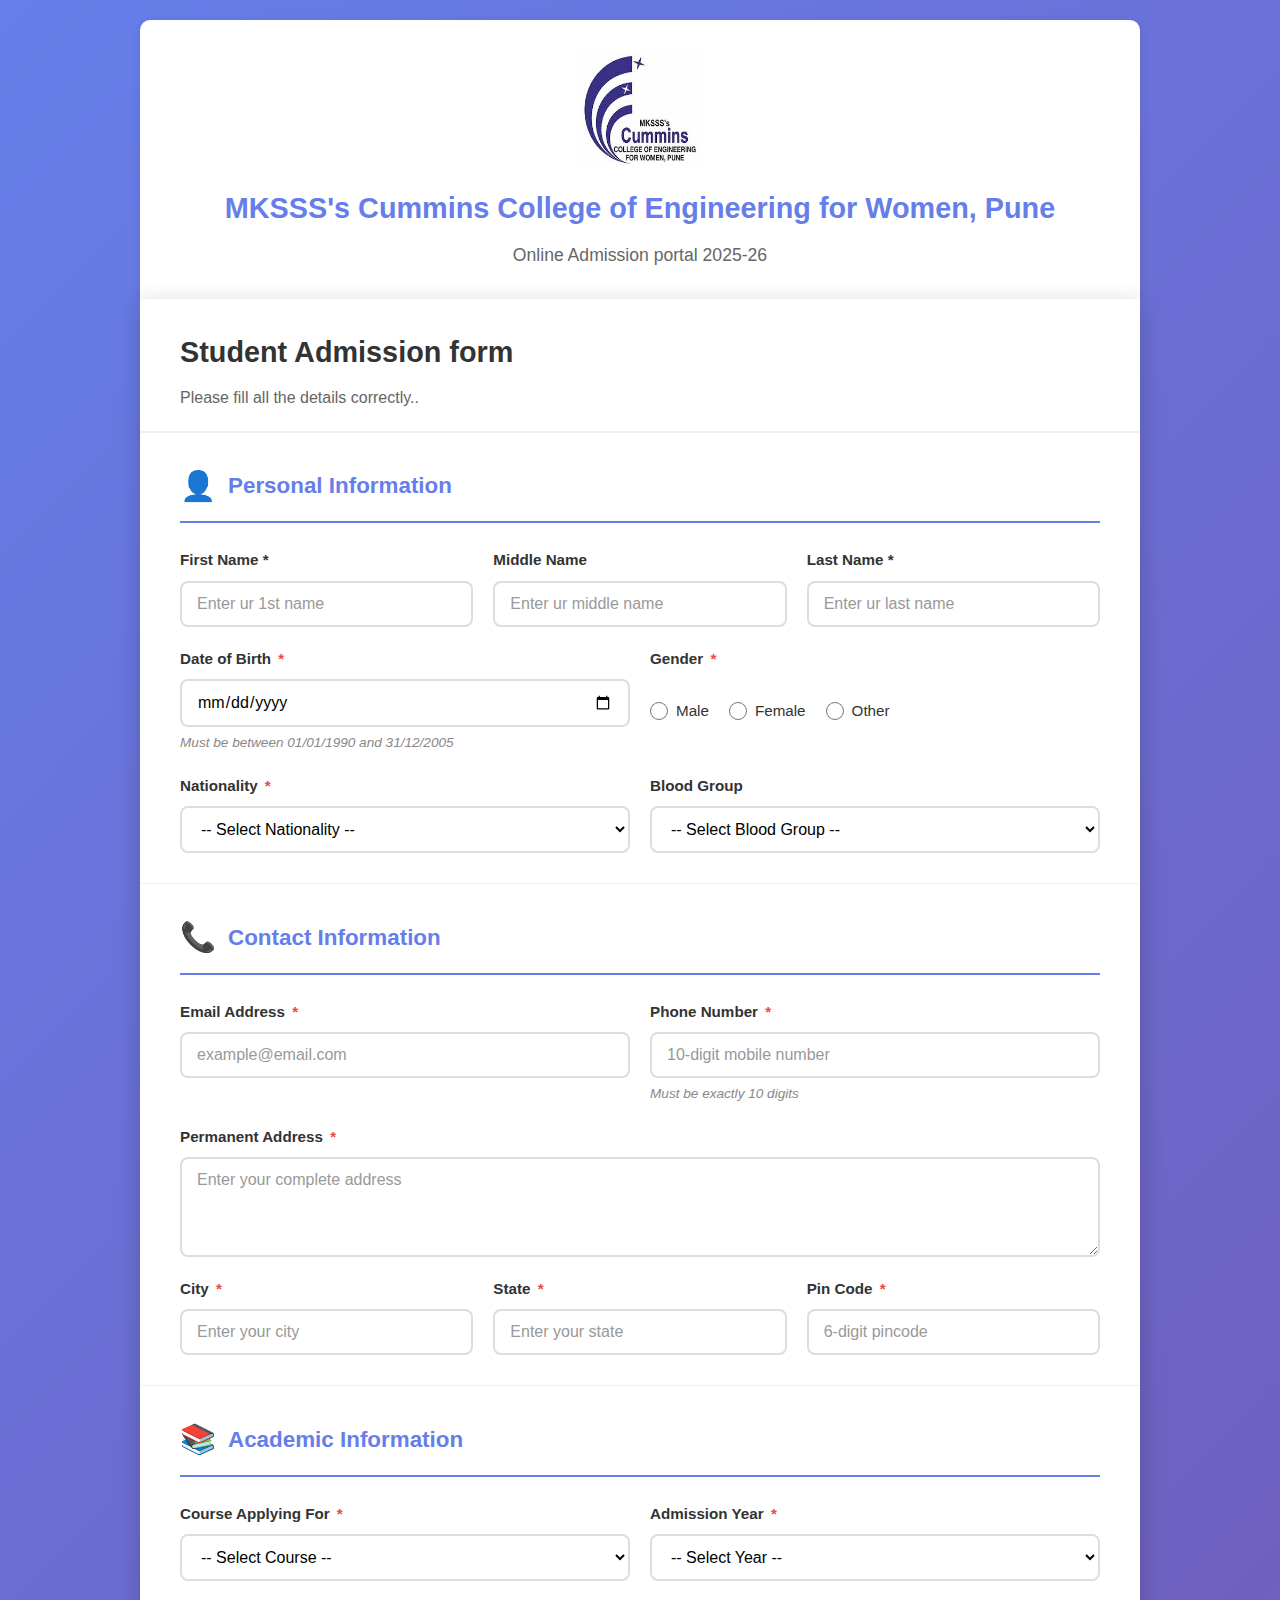
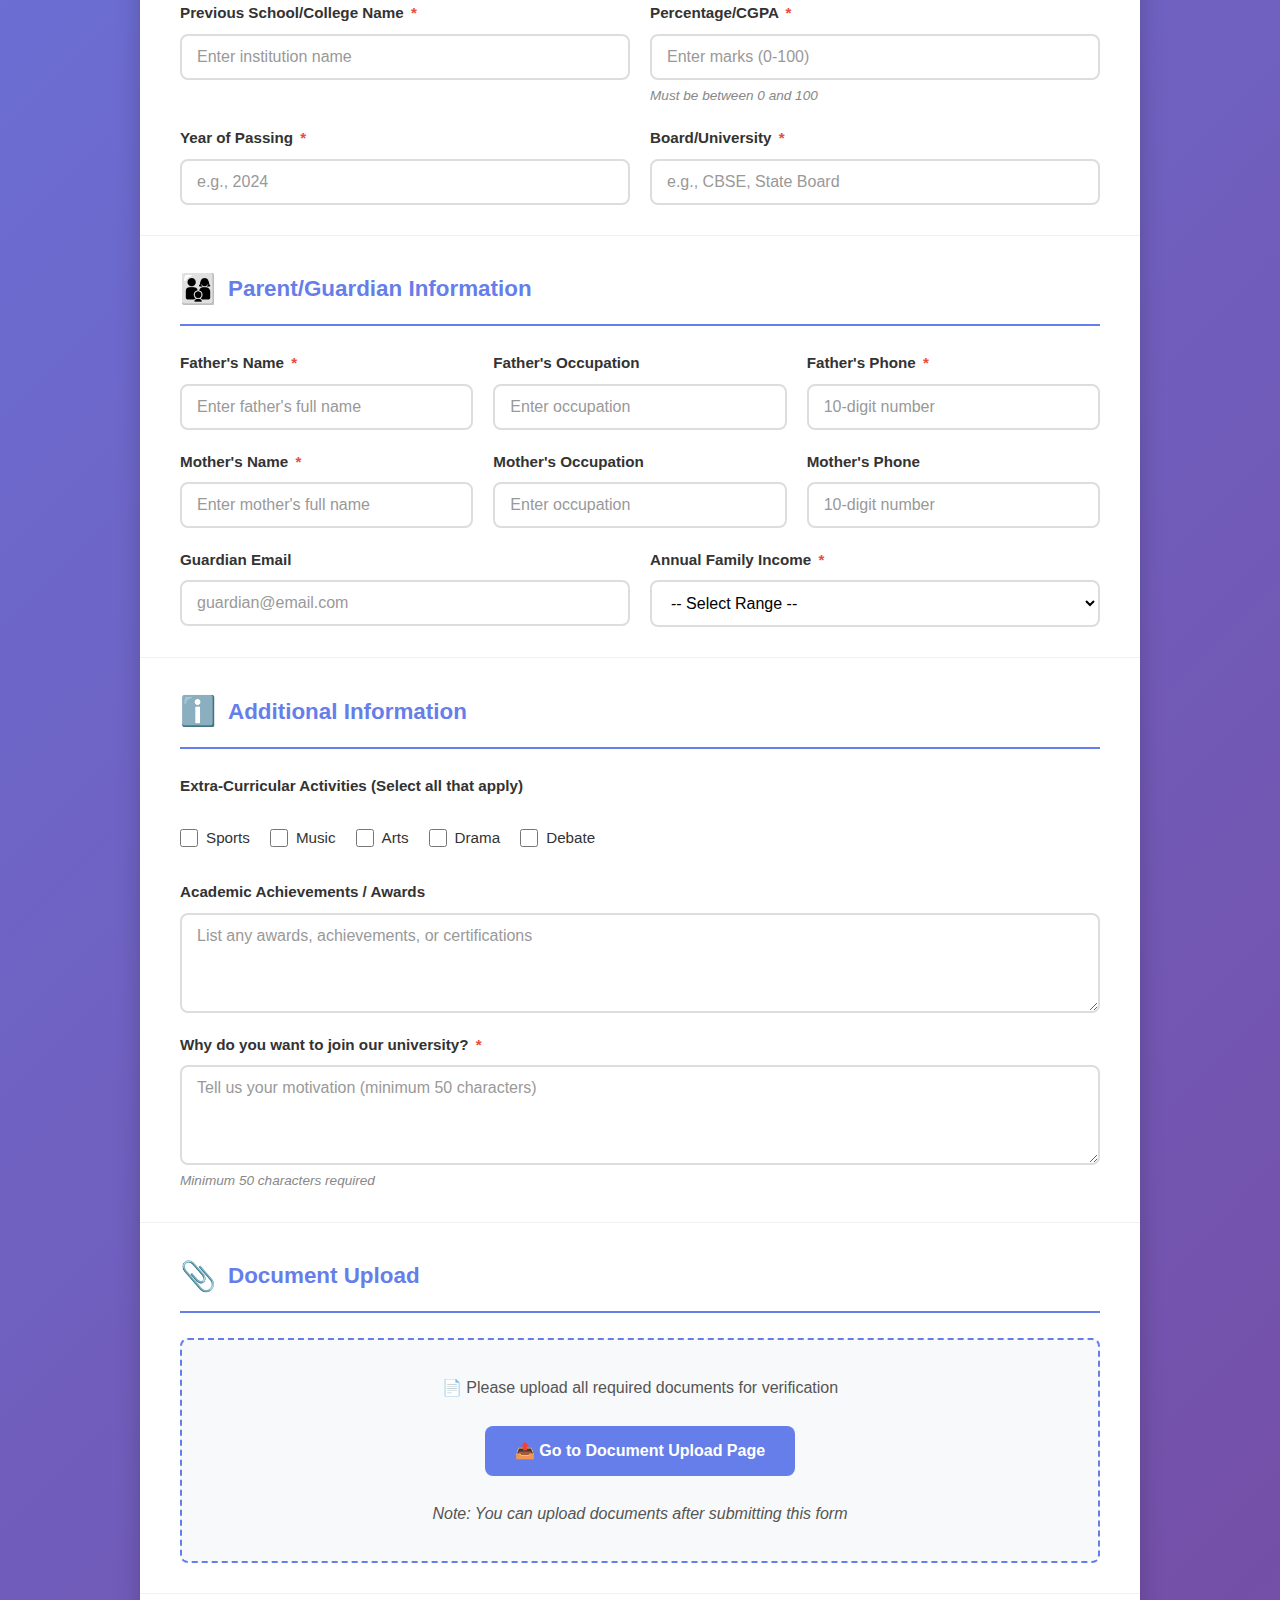
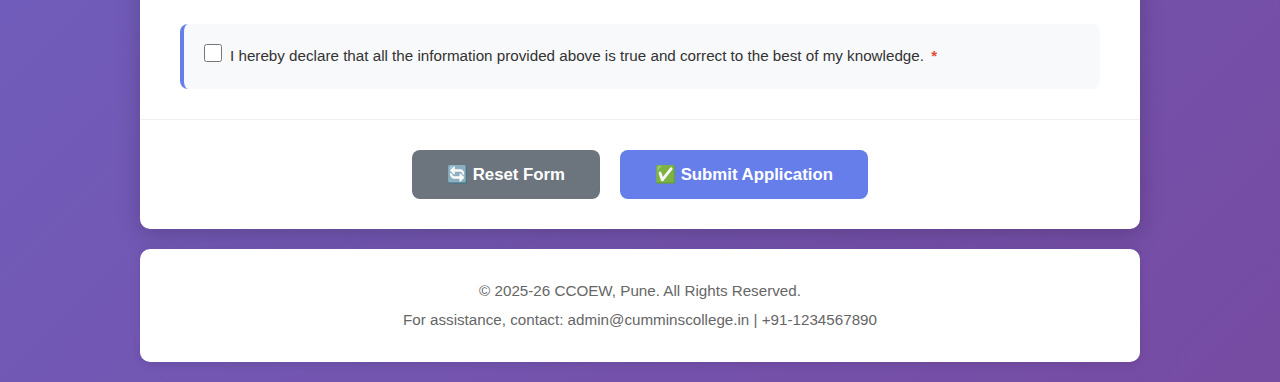
<file: index.html>
<!DOCTYPE html>
<html lang="en">
<head>
    <meta charset="UTF-8">
    <meta name="viewport" content="width=device-width, initial-scale=1.0">
    <title>Student Admission Form</title>
    <link rel="stylesheet" href="style.css">
</head>
<body>
    
    <header class="header">
        <div class="logo">
            <img src="image.png" alt="MKSSS Cummins College Logo" class="college-logo">
            <h1>MKSSS's Cummins College of Engineering for Women, Pune</h1>
        </div>
        <p class="tagline">Online Admission portal 2025-26</p>
    </header>

    <div class="container">
        <div class="form-header">
            <h2>Student Admission form</h2>
            <p> Please fill all the details correctly..</p>    
        </div>
        
        <form name="admissionForm" id="admissionForm" onsubmit="return validateForm()" method="POST">
            <div class="section">
                <h3 class="section-title">
                    <span class="section-icon">👤</span>
                    Personal Information
                </h3>

                <div class="form-row">
                    <div class="form-group">
                        <label for="firstName">First Name <span class="requierd">*</span></label>
                        <input type="text" id="firstName" name="firstName" placeholder="Enter ur 1st name">
                        <span class="error-message" id="firstNameError"></span>
                    </div>
                    <div class="form-group">
                        <label for="middleName">Middle Name</label>
                        <input type="text" id="middleName" name="middleName" placeholder="Enter ur middle name">
                    </div> 
                    <div class="form-group">
                        <label for="lastName">Last Name <span class="requierd">*</span></label>
                        <input type="text" id="lastName" name="lastName" placeholder="Enter ur last name">
                        <span class="error-message" id="lastNameError"></span>
                    </div>
                </div>

                <div class="form-row">
                    <div class="form-group">
                        <label for="dob">Date of Birth <span class="required">*</span></label>
                        <input type="date" id="dob" name="dob">
                        <span class="error-message" id="dobError"></span>
                        <small class="help-text">Must be between 01/01/1990 and 31/12/2005</small>
                    </div>
                    
                    <div class="form-group">
                        <label>Gender <span class="required">*</span></label>
                        <div class="radio-group">
                            <div class="radio-option">
                                <input type="radio" id="male" name="gender" value="Male">
                                <label for="male">Male</label>
                            </div>
                            <div class="radio-option">
                                <input type="radio" id="female" name="gender" value="Female">
                                <label for="female">Female</label>
                            </div>
                            <div class="radio-option">
                                <input type="radio" id="other" name="gender" value="Other">
                                <label for="other">Other</label>
                            </div>
                        </div>
                        <span class="error-message" id="genderError"></span>
                    </div>
                </div>

                <div class="form-row">
                    <div class="form-group">
                        <label for="nationality">Nationality <span class="required">*</span></label>
                        <select id="nationality" name="nationality">
                            <option value="">-- Select Nationality --</option>
                            <option value="Indian">Indian</option>
                            <option value="American">American</option>
                            <option value="British">British</option>
                            <option value="Canadian">Canadian</option>
                            <option value="Australian">Australian</option>
                            <option value="Other">Other</option>
                        </select>
                        <span class="error-message" id="nationalityError"></span>
                    </div>
                    
                    <div class="form-group">
                        <label for="bloodGroup">Blood Group</label>
                        <select id="bloodGroup" name="bloodGroup">
                            <option value="">-- Select Blood Group --</option>
                            <option value="A+">A+</option>
                            <option value="A-">A-</option>
                            <option value="B+">B+</option>
                            <option value="B-">B-</option>
                            <option value="AB+">AB+</option>
                            <option value="AB-">AB-</option>
                            <option value="O+">O+</option>
                            <option value="O-">O-</option>
                        </select>
                    </div>
                </div>
            </div>

            <div class="section">
                <h3 class="section-title">
                    <span class="section-icon">📞</span>
                    Contact Information
                </h3>
                
                <div class="form-row">
                    <div class="form-group">
                        <label for="email">Email Address <span class="required">*</span></label>
                        <input type="email" id="email" name="email" placeholder="example@email.com">
                        <span class="error-message" id="emailError"></span>
                    </div>
                    
                    <div class="form-group">
                        <label for="phone">Phone Number <span class="required">*</span></label>
                        <input type="tel" id="phone" name="phone" placeholder="10-digit mobile number" maxlength="10">
                        <span class="error-message" id="phoneError"></span>
                        <small class="help-text">Must be exactly 10 digits</small>
                    </div>
                </div>

                <div class="form-row">
                    <div class="form-group full-width">
                        <label for="address">Permanent Address <span class="required">*</span></label>
                        <textarea id="address" name="address" rows="3" placeholder="Enter your complete address"></textarea>
                        <span class="error-message" id="addressError"></span>
                    </div>
                </div>

                <div class="form-row">
                    <div class="form-group">
                        <label for="city">City <span class="required">*</span></label>
                        <input type="text" id="city" name="city" placeholder="Enter your city">
                        <span class="error-message" id="cityError"></span>
                    </div>
                    
                    <div class="form-group">
                        <label for="state">State <span class="required">*</span></label>
                        <input type="text" id="state" name="state" placeholder="Enter your state">
                        <span class="error-message" id="stateError"></span>
                    </div>
                    
                    <div class="form-group">
                        <label for="pincode">Pin Code <span class="required">*</span></label>
                        <input type="text" id="pincode" name="pincode" placeholder="6-digit pincode" maxlength="6">
                        <span class="error-message" id="pincodeError"></span>
                    </div>
                </div>
            </div>

            <div class="section">
                <h3 class="section-title">
                    <span class="section-icon">📚</span>
                    Academic Information
                </h3>
                
                <div class="form-row">
                    <div class="form-group">
                        <label for="course">Course Applying For <span class="required">*</span></label>
                        <select id="course" name="course">
                            <option value="">-- Select Course --</option>
                            <option value="B.Tech - Computer Engineering">B.Tech - Computer Engineering</option>
                            <option value="B.Tech - Mechanical Engineering">B.Tech - Mechanical Engineering</option>
                            <option value="B.Tech - Civil Engineering">B.Tech - Civil Engineering</option>
                            <option value="B.Tech - Electrical Engineering">B.Tech - Electrical Engineering</option>
                            <option value="BBA">BBA - Business Administration</option>
                            <option value="BCA">BCA - Computer Applications</option>
                        </select>
                        <span class="error-message" id="courseError"></span>
                    </div>
                    
                    <div class="form-group">
                        <label for="admissionYear">Admission Year <span class="required">*</span></label>
                        <select id="admissionYear" name="admissionYear">
                            <option value="">-- Select Year --</option>
                            <option value="2025">2025</option>
                            <option value="2026">2026</option>
                        </select>
                        <span class="error-message" id="admissionYearError"></span>
                    </div>
                </div>

                <div class="form-row">
                    <div class="form-group">
                        <label for="previousSchool">Previous School/College Name <span class="required">*</span></label>
                        <input type="text" id="previousSchool" name="previousSchool" placeholder="Enter institution name">
                        <span class="error-message" id="previousSchoolError"></span>
                    </div>
                    
                    <div class="form-group">
                        <label for="percentage">Percentage/CGPA <span class="required">*</span></label>
                        <input type="number" id="percentage" name="percentage" placeholder="Enter marks (0-100)" min="0" max="100" step="0.01">
                        <span class="error-message" id="percentageError"></span>
                        <small class="help-text">Must be between 0 and 100</small>
                    </div>
                </div>

                <div class="form-row">
                    <div class="form-group">
                        <label for="passingYear">Year of Passing <span class="required">*</span></label>
                        <input type="number" id="passingYear" name="passingYear" placeholder="e.g., 2024" min="2000" max="2026">
                        <span class="error-message" id="passingYearError"></span>
                    </div>
                    
                    <div class="form-group">
                        <label for="board">Board/University <span class="required">*</span></label>
                        <input type="text" id="board" name="board" placeholder="e.g., CBSE, State Board">
                        <span class="error-message" id="boardError"></span>
                    </div>
                </div>
            </div>

            <!-- Parent/Guardian Information Section -->
            <div class="section">
                <h3 class="section-title">
                    <span class="section-icon">👨‍👩‍👦</span>
                    Parent/Guardian Information
                </h3>
                
                <div class="form-row">
                    <div class="form-group">
                        <label for="fatherName">Father's Name <span class="required">*</span></label>
                        <input type="text" id="fatherName" name="fatherName" placeholder="Enter father's full name">
                        <span class="error-message" id="fatherNameError"></span>
                    </div>
                    
                    <div class="form-group">
                        <label for="fatherOccupation">Father's Occupation</label>
                        <input type="text" id="fatherOccupation" name="fatherOccupation" placeholder="Enter occupation">
                    </div>
                    
                    <div class="form-group">
                        <label for="fatherPhone">Father's Phone <span class="required">*</span></label>
                        <input type="tel" id="fatherPhone" name="fatherPhone" placeholder="10-digit number" maxlength="10">
                        <span class="error-message" id="fatherPhoneError"></span>
                    </div>
                </div>

                <div class="form-row">
                    <div class="form-group">
                        <label for="motherName">Mother's Name <span class="required">*</span></label>
                        <input type="text" id="motherName" name="motherName" placeholder="Enter mother's full name">
                        <span class="error-message" id="motherNameError"></span>
                    </div>
                    
                    <div class="form-group">
                        <label for="motherOccupation">Mother's Occupation</label>
                        <input type="text" id="motherOccupation" name="motherOccupation" placeholder="Enter occupation">
                    </div>
                    
                    <div class="form-group">
                        <label for="motherPhone">Mother's Phone</label>
                        <input type="tel" id="motherPhone" name="motherPhone" placeholder="10-digit number" maxlength="10">
                    </div>
                </div>

                <div class="form-row">
                    <div class="form-group">
                        <label for="guardianEmail">Guardian Email</label>
                        <input type="email" id="guardianEmail" name="guardianEmail" placeholder="guardian@email.com">
                    </div>
                    
                    <div class="form-group">
                        <label for="annualIncome">Annual Family Income <span class="required">*</span></label>
                        <select id="annualIncome" name="annualIncome">
                            <option value="">-- Select Range --</option>
                            <option value="Below 1 Lakh">Below 1 Lakh</option>
                            <option value="1-3 Lakhs">1-3 Lakhs</option>
                            <option value="3-5 Lakhs">3-5 Lakhs</option>
                            <option value="5-10 Lakhs">5-10 Lakhs</option>
                            <option value="Above 10 Lakhs">Above 10 Lakhs</option>
                        </select>
                        <span class="error-message" id="annualIncomeError"></span>
                    </div>
                </div>
            </div>

            <div class="section">
                <h3 class="section-title">
                    <span class="section-icon">ℹ️</span>
                    Additional Information
                </h3>
                
                <div class="form-row">
                    <div class="form-group full-width">
                        <label>Extra-Curricular Activities (Select all that apply)</label>
                        <div class="checkbox-group">
                            <div class="checkbox-option">
                                <input type="checkbox" id="sports" name="activities" value="Sports">
                                <label for="sports">Sports</label>
                            </div>
                            <div class="checkbox-option">
                                <input type="checkbox" id="music" name="activities" value="Music">
                                <label for="music">Music</label>
                            </div>
                            <div class="checkbox-option">
                                <input type="checkbox" id="arts" name="activities" value="Arts">
                                <label for="arts">Arts</label>
                            </div>
                            <div class="checkbox-option">
                                <input type="checkbox" id="drama" name="activities" value="Drama">
                                <label for="drama">Drama</label>
                            </div>
                            <div class="checkbox-option">
                                <input type="checkbox" id="debate" name="activities" value="Debate">
                                <label for="debate">Debate</label>
                            </div>
                        </div>
                    </div>
                </div>

                <div class="form-row">
                    <div class="form-group full-width">
                        <label for="achievements">Academic Achievements / Awards</label>
                        <textarea id="achievements" name="achievements" rows="3" placeholder="List any awards, achievements, or certifications"></textarea>
                    </div>
                </div>

                <div class="form-row">
                    <div class="form-group full-width">
                        <label for="whyJoin">Why do you want to join our university? <span class="required">*</span></label>
                        <textarea id="whyJoin" name="whyJoin" rows="4" placeholder="Tell us your motivation (minimum 50 characters)"></textarea>
                        <span class="error-message" id="whyJoinError"></span>
                        <small class="help-text">Minimum 50 characters required</small>
                    </div>
                </div>
            </div>

            <div class="section">
                <h3 class="section-title">
                    <span class="section-icon">📎</span>
                    Document Upload
                </h3>
                
                <div class="upload-info">
                    <p>📄 Please upload all required documents for verification</p>
                    <a href="document_upload.html" target="_blank" class="upload-btn">
                        📤 Go to Document Upload Page
                    </a>
                    <p class="note">Note: You can upload documents after submitting this form</p>
                </div>
            </div>

            <div class="section">
                <div class="terms-section">
                    <div class="checkbox-option">
                        <input type="checkbox" id="terms" name="terms">
                        <label for="terms">
                            I hereby declare that all the information provided above is true and correct to the best of my knowledge. <span class="required">*</span>
                        </label>
                    </div>
                    <span class="error-message" id="termsError"></span>
                </div>
            </div>

            <!-- Form Buttons -->
            <div class="button-group">
                <button type="reset" class="btn btn-secondary" onclick="return confirmReset()">
                    🔄 Reset Form
                </button>
                <button type="submit" class="btn btn-primary">
                    ✅ Submit Application
                </button>
            </div>

        </form>
    </div>

    <foooter class="footer">
        <p>&copy; 2025-26 CCOEW, Pune. All Rights Reserved.</p>
        <p>For assistance, contact: admin@cumminscollege.in | +91-1234567890</p>
    </footer>

    <script src="validation.js"></script>
</body>
</html>
</file>
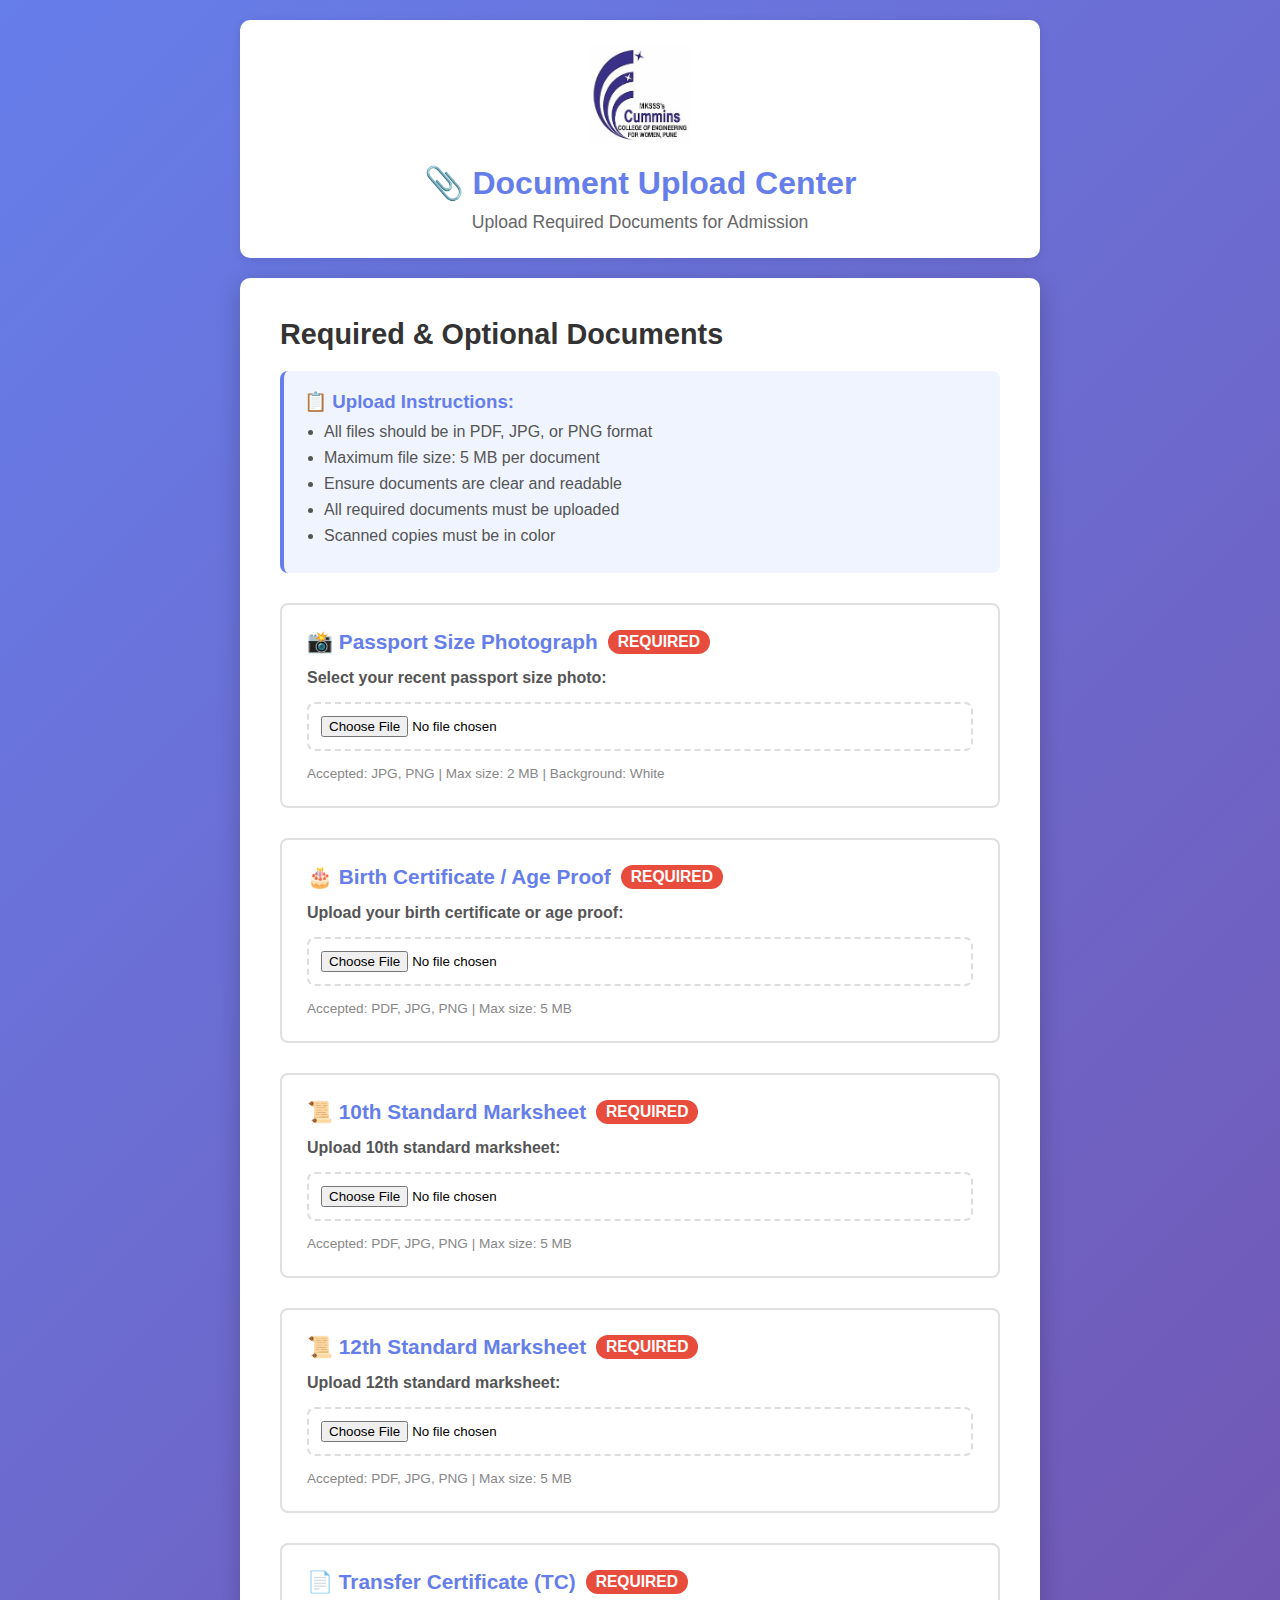
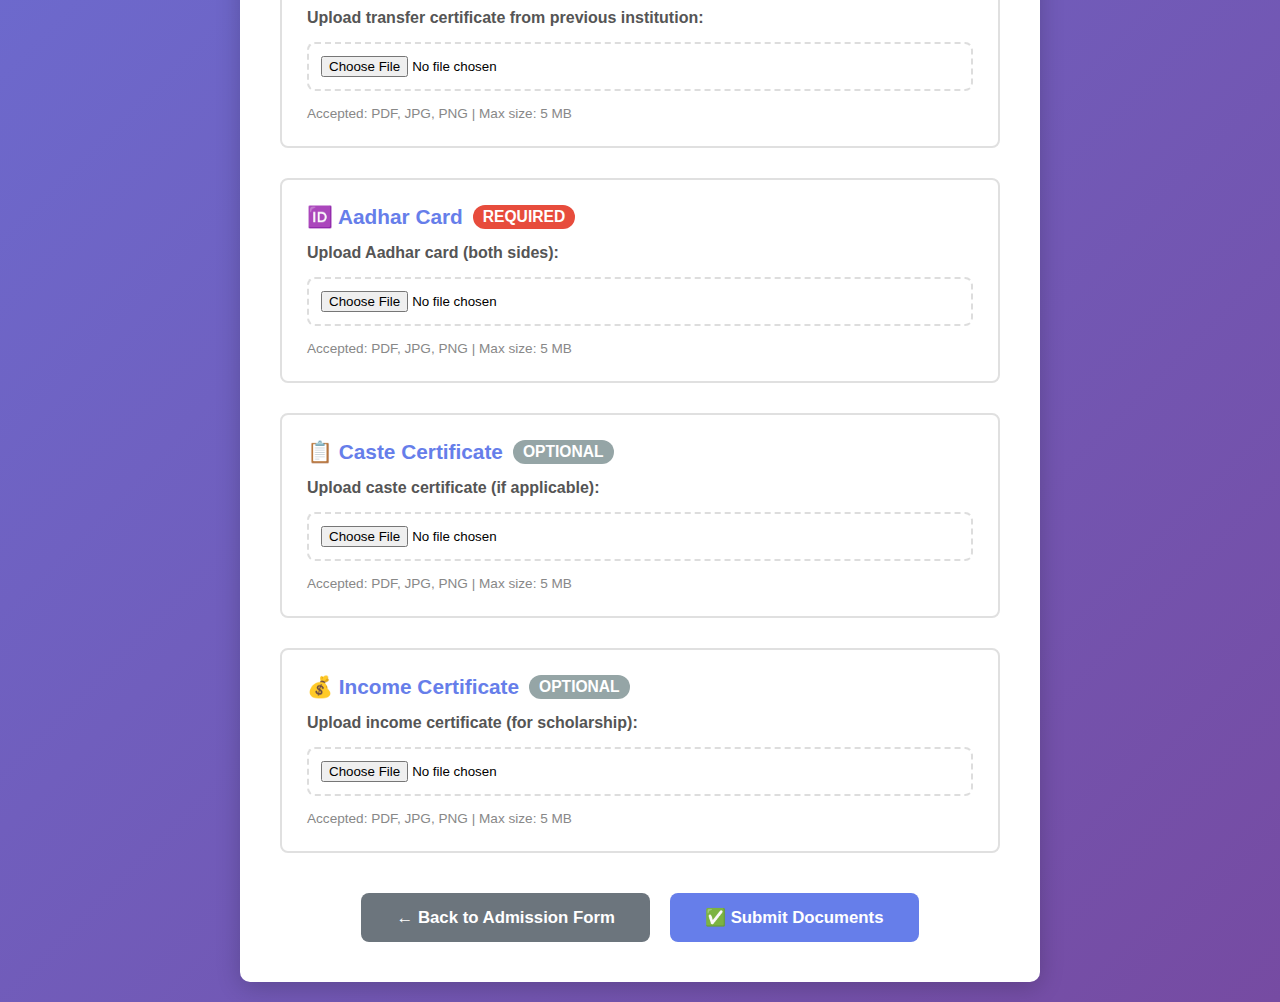
<file: document_upload.html>
<!DOCTYPE html>
<html lang="en">
<head>
    <meta charset="UTF-8">
    <meta name="viewport" content="width=device-width, initial-scale=1.0">
    <title>Document Upload - Admission Portal</title>
    
    <style>
        /* Internal CSS for Document Upload Page */
        * {
            margin: 0;
            padding: 0;
            box-sizing: border-box;
        }
        
        body {
            font-family: 'Segoe UI', Tahoma, Geneva, Verdana, sans-serif;
            background: linear-gradient(135deg, #667eea 0%, #764ba2 100%);
            min-height: 100vh;
            display: flex;
            flex-direction: column;
            padding: 20px;
        }
        
        .header {
            background: white;
            padding: 25px;
            border-radius: 10px;
            text-align: center;
            max-width: 800px;
            margin: 0 auto 20px auto;
            width: 100%;
            box-shadow: 0 2px 10px rgba(0,0,0,0.1);
        }
        
        .header h1 {
            color: #667eea;
            font-size: 2em;
            margin-bottom: 10px;
        }
        
        .header p {
            color: #666;
            font-size: 1.1em;
        }
        
        .container {
            max-width: 800px;
            width: 100%;
            margin: 0 auto;
            background: white;
            border-radius: 10px;
            padding: 40px;
            box-shadow: 0 5px 25px rgba(0,0,0,0.2);
        }
        
        .page-title {
            color: #333;
            font-size: 1.8em;
            margin-bottom: 10px;
        }
        
        .instructions {
            background: #f0f4ff;
            padding: 20px;
            border-radius: 8px;
            margin: 20px 0;
            border-left: 4px solid #667eea;
        }
        
        .instructions h3 {
            color: #667eea;
            margin-bottom: 10px;
        }
        
        .instructions ul {
            margin-left: 20px;
            color: #555;
        }
        
        .instructions li {
            margin: 8px 0;
        }
        
        .upload-section {
            margin: 30px 0;
            padding: 25px;
            border: 2px solid #e0e0e0;
            border-radius: 8px;
            transition: all 0.3s ease;
        }
        
        .upload-section:hover {
            border-color: #667eea;
            background: #f9fbff;
        }
        
        .upload-section h3 {
            color: #667eea;
            font-size: 1.3em;
            margin-bottom: 15px;
            display: flex;
            align-items: center;
        }
        
        .required-badge {
            background: #e74c3c;
            color: white;
            padding: 3px 10px;
            border-radius: 15px;
            font-size: 0.75em;
            margin-left: 10px;
        }
        
        .optional-badge {
            background: #95a5a6;
            color: white;
            padding: 3px 10px;
            border-radius: 15px;
            font-size: 0.75em;
            margin-left: 10px;
        }
        
        .file-input-wrapper {
            display: flex;
            flex-direction: column;
            gap: 10px;
        }
        
        .file-input-label {
            font-weight: 600;
            color: #555;
            margin-bottom: 5px;
        }
        
        input[type="file"] {
            padding: 12px;
            border: 2px dashed #ddd;
            border-radius: 8px;
            cursor: pointer;
            transition: all 0.3s ease;
            background: white;
        }
        
        input[type="file"]:hover {
            border-color: #667eea;
            background: #f9fbff;
        }
        
        .file-info {
            font-size: 0.85em;
            color: #888;
            margin-top: 5px;
        }
        
        .file-preview {
            margin-top: 10px;
            padding: 10px;
            background: #f8f9fa;
            border-radius: 6px;
            display: none;
        }
        
        .file-preview.show {
            display: block;
        }
        
        .file-preview p {
            color: #28a745;
            font-weight: 600;
        }
        
        .btn-group {
            display: flex;
            justify-content: center;
            gap: 20px;
            margin-top: 40px;
            flex-wrap: wrap;
        }
        
        .btn {
            padding: 14px 35px;
            font-size: 1.05em;
            font-weight: 600;
            border: none;
            border-radius: 8px;
            cursor: pointer;
            transition: all 0.3s ease;
            min-width: 160px;
        }
        
        .btn-primary {
            background: #667eea;
            color: white;
        }
        
        .btn-primary:hover {
            background: #5568d3;
            transform: translateY(-2px);
            box-shadow: 0 5px 15px rgba(102, 126, 234, 0.4);
        }
        
        .btn-secondary {
            background: #6c757d;
            color: white;
        }
        
        .btn-secondary:hover {
            background: #5a6268;
            transform: translateY(-2px);
        }
        
        .success-message {
            background: #d4edda;
            color: #155724;
            padding: 15px;
            border-radius: 8px;
            margin-top: 20px;
            border: 1px solid #c3e6cb;
            display: none;
        }
        
        .success-message.show {
            display: block;
        }
        
        .error-message {
            color: #e74c3c;
            font-size: 0.9em;
            margin-top: 5px;
            display: none;
        }
        
        .error-message.show {
            display: block;
        }
        
        @media screen and (max-width: 768px) {
            .container {
                padding: 25px;
            }
            
            .upload-section {
                padding: 20px;
            }
            
            .btn-group {
                flex-direction: column;
            }
            
            .btn {
                width: 100%;
            }
        }
    </style>
</head>
<body>
    <div class="header">
        <img src="image.png" alt="MKSSS Cummins College Logo" style="width: 100px; height: auto; margin-bottom: 15px;">
        <h1>📎 Document Upload Center</h1>
        <p>Upload Required Documents for Admission</p>
    </div>
    
    <div class="container">
        <h2 class="page-title">Required & Optional Documents</h2>
        
        <div class="instructions">
            <h3>📋 Upload Instructions:</h3>
            <ul>
                <li>All files should be in PDF, JPG, or PNG format</li>
                <li>Maximum file size: 5 MB per document</li>
                <li>Ensure documents are clear and readable</li>
                <li>All required documents must be uploaded</li>
                <li>Scanned copies must be in color</li>
            </ul>
        </div>
        
        <form id="uploadForm" onsubmit="return validateUploadForm()">
            <!-- Photograph -->
            <div class="upload-section">
                <h3>
                    📸 Passport Size Photograph
                    <span class="required-badge">REQUIRED</span>
                </h3>
                <div class="file-input-wrapper">
                    <label class="file-input-label">Select your recent passport size photo:</label>
                    <input type="file" id="photograph" name="photograph" accept="image/*" onchange="handleFileSelect(this, 'photographPreview')">
                    <div class="file-info">Accepted: JPG, PNG | Max size: 2 MB | Background: White</div>
                    <div class="file-preview" id="photographPreview"></div>
                    <span class="error-message" id="photographError"></span>
                </div>
            </div>
            
            <!-- Birth Certificate -->
            <div class="upload-section">
                <h3>
                    🎂 Birth Certificate / Age Proof
                    <span class="required-badge">REQUIRED</span>
                </h3>
                <div class="file-input-wrapper">
                    <label class="file-input-label">Upload your birth certificate or age proof:</label>
                    <input type="file" id="birthCert" name="birthCert" accept=".pdf,image/*" onchange="handleFileSelect(this, 'birthCertPreview')">
                    <div class="file-info">Accepted: PDF, JPG, PNG | Max size: 5 MB</div>
                    <div class="file-preview" id="birthCertPreview"></div>
                    <span class="error-message" id="birthCertError"></span>
                </div>
            </div>
            
            <!-- 10th Marksheet -->
            <div class="upload-section">
                <h3>
                    📜 10th Standard Marksheet
                    <span class="required-badge">REQUIRED</span>
                </h3>
                <div class="file-input-wrapper">
                    <label class="file-input-label">Upload 10th standard marksheet:</label>
                    <input type="file" id="marksheet10" name="marksheet10" accept=".pdf,image/*" onchange="handleFileSelect(this, 'marksheet10Preview')">
                    <div class="file-info">Accepted: PDF, JPG, PNG | Max size: 5 MB</div>
                    <div class="file-preview" id="marksheet10Preview"></div>
                    <span class="error-message" id="marksheet10Error"></span>
                </div>
            </div>
            
            <!-- 12th Marksheet -->
            <div class="upload-section">
                <h3>
                    📜 12th Standard Marksheet
                    <span class="required-badge">REQUIRED</span>
                </h3>
                <div class="file-input-wrapper">
                    <label class="file-input-label">Upload 12th standard marksheet:</label>
                    <input type="file" id="marksheet12" name="marksheet12" accept=".pdf,image/*" onchange="handleFileSelect(this, 'marksheet12Preview')">
                    <div class="file-info">Accepted: PDF, JPG, PNG | Max size: 5 MB</div>
                    <div class="file-preview" id="marksheet12Preview"></div>
                    <span class="error-message" id="marksheet12Error"></span>
                </div>
            </div>
            
            <!-- Transfer Certificate -->
            <div class="upload-section">
                <h3>
                    📄 Transfer Certificate (TC)
                    <span class="required-badge">REQUIRED</span>
                </h3>
                <div class="file-input-wrapper">
                    <label class="file-input-label">Upload transfer certificate from previous institution:</label>
                    <input type="file" id="transferCert" name="transferCert" accept=".pdf,image/*" onchange="handleFileSelect(this, 'transferCertPreview')">
                    <div class="file-info">Accepted: PDF, JPG, PNG | Max size: 5 MB</div>
                    <div class="file-preview" id="transferCertPreview"></div>
                    <span class="error-message" id="transferCertError"></span>
                </div>
            </div>
            
            <!-- Aadhar Card -->
            <div class="upload-section">
                <h3>
                    🆔 Aadhar Card
                    <span class="required-badge">REQUIRED</span>
                </h3>
                <div class="file-input-wrapper">
                    <label class="file-input-label">Upload Aadhar card (both sides):</label>
                    <input type="file" id="aadharCard" name="aadharCard" accept=".pdf,image/*" onchange="handleFileSelect(this, 'aadharCardPreview')">
                    <div class="file-info">Accepted: PDF, JPG, PNG | Max size: 5 MB</div>
                    <div class="file-preview" id="aadharCardPreview"></div>
                    <span class="error-message" id="aadharCardError"></span>
                </div>
            </div>
            
            <!-- Caste Certificate (Optional) -->
            <div class="upload-section">
                <h3>
                    📋 Caste Certificate
                    <span class="optional-badge">OPTIONAL</span>
                </h3>
                <div class="file-input-wrapper">
                    <label class="file-input-label">Upload caste certificate (if applicable):</label>
                    <input type="file" id="casteCert" name="casteCert" accept=".pdf,image/*" onchange="handleFileSelect(this, 'casteCertPreview')">
                    <div class="file-info">Accepted: PDF, JPG, PNG | Max size: 5 MB</div>
                    <div class="file-preview" id="casteCertPreview"></div>
                </div>
            </div>
            
            <!-- Income Certificate (Optional) -->
            <div class="upload-section">
                <h3>
                    💰 Income Certificate
                    <span class="optional-badge">OPTIONAL</span>
                </h3>
                <div class="file-input-wrapper">
                    <label class="file-input-label">Upload income certificate (for scholarship):</label>
                    <input type="file" id="incomeCert" name="incomeCert" accept=".pdf,image/*" onchange="handleFileSelect(this, 'incomeCertPreview')">
                    <div class="file-info">Accepted: PDF, JPG, PNG | Max size: 5 MB</div>
                    <div class="file-preview" id="incomeCertPreview"></div>
                </div>
            </div>
            
            <div class="success-message" id="successMessage">
                ✅ All documents uploaded successfully! You can now close this window and return to the admission form.
            </div>
            
            <div class="btn-group">
                <button type="button" class="btn btn-secondary" onclick="window.close()">
                    ← Back to Admission Form
                </button>
                <button type="submit" class="btn btn-primary">
                    ✅ Submit Documents
                </button>
            </div>
        </form>
    </div>
    
    <script>
        // Handle file selection and show preview
        function handleFileSelect(input, previewId) {
            const preview = document.getElementById(previewId);
            const file = input.files[0];
            
            if (file) {
                // Check file size (5MB = 5 * 1024 * 1024 bytes)
                const maxSize = 5 * 1024 * 1024;
                
                if (file.size > maxSize) {
                    alert('File size too large! Maximum size is 5 MB.\nYour file: ' + (file.size / (1024 * 1024)).toFixed(2) + ' MB');
                    input.value = '';
                    preview.classList.remove('show');
                    return;
                }
                
                // Show file preview
                preview.innerHTML = '<p>✓ Selected: ' + file.name + ' (' + (file.size / 1024).toFixed(2) + ' KB)</p>';
                preview.classList.add('show');
            } else {
                preview.classList.remove('show');
            }
        }
        
        // Validate upload form
        function validateUploadForm() {
            // Clear previous errors
            const errorMessages = document.querySelectorAll('.error-message');
            errorMessages.forEach(function(error) {
                error.classList.remove('show');
                error.textContent = '';
            });
            
            let isValid = true;
            
            // List of required documents
            const requiredDocs = [
                { id: 'photograph', name: 'Passport size photograph', errorId: 'photographError' },
                { id: 'birthCert', name: 'Birth certificate', errorId: 'birthCertError' },
                { id: 'marksheet10', name: '10th marksheet', errorId: 'marksheet10Error' },
                { id: 'marksheet12', name: '12th marksheet', errorId: 'marksheet12Error' },
                { id: 'transferCert', name: 'Transfer certificate', errorId: 'transferCertError' },
                { id: 'aadharCard', name: 'Aadhar card', errorId: 'aadharCardError' }
            ];
            
            // Check each required document
            requiredDocs.forEach(function(doc) {
                const input = document.getElementById(doc.id);
                const errorElement = document.getElementById(doc.errorId);
                
                if (!input.files || input.files.length === 0) {
                    errorElement.textContent = doc.name + ' is required';
                    errorElement.classList.add('show');
                    isValid = false;
                }
            });
            
            if (isValid) {
                // Show success message
                document.getElementById('successMessage').classList.add('show');
                
                // Simulate upload with progress
                alert('✅ Documents uploaded successfully!\n\nAll your documents have been submitted for verification.\n\nYou will receive a confirmation email within 24 hours.');
                
                // Optionally close window after success
                setTimeout(function() {
                    if (confirm('Documents uploaded successfully!\n\nWould you like to close this window?')) {
                        window.close();
                    }
                }, 1000);
                
                return false; // Prevent actual form submission for demo
            } else {
                alert('❌ Please upload all required documents before submitting.');
                return false;
            }
        }
        
        // Prevent accidental page close if files are selected
        window.addEventListener('beforeunload', function (e) {
            const allInputs = document.querySelectorAll('input[type="file"]');
            let hasFiles = false;
            
            allInputs.forEach(function(input) {
                if (input.files && input.files.length > 0) {
                    hasFiles = true;
                }
            });
            
            if (hasFiles) {
                e.preventDefault();
                e.returnValue = '';
            }
        });
    </script>
</body>

</html>
</file>
<file: style.css>
* {
    margin: 0;
    padding: 0;
    box-sizing: border-box;
}

body {
    font-family: 'Segoe UI', Tahoma, Geneva, Verdana, sans-serif;
    background: linear-gradient(135deg, #667eea 0%, #764ba2 100%);
    min-height: 100vh;
    display: flex;
    flex-direction: column;
    padding: 20px;
    line-height: 1.6;
}

.header {
    background: white;
    padding: 30px 20px;
    border-radius: 10px 10px 0 0;
    box-shadow: 0 2px 10px rgba(0, 0, 0, 0.1);
    text-align: center;
    max-width: 900px;
    width: 100%;
    margin: 0 auto 0 auto;
}

.logo {
    display: flex;
    flex-direction: column;
    align-items: center;
    gap: 15px;
}

.college-logo {
    width: 120px;
    height: auto;
    object-fit: contain;
}

.header .logo h1 {
    color: #667eea;
    font-size: 1.8em;
    margin-bottom: 10px;
    font-weight: 700;
}

.header .tagline {
    color: #666;
    font-size: 1.1em;
    font-weight: 500;
}

.container {
    max-width: 900px;
    width: 100%;
    margin: 0 auto;
    background: white;
    border-radius: 0 0 10px 10px;
    box-shadow: 0 5px 25px rgba(0, 0, 0, 0.2);
}

.form-header {
    padding: 30px 40px 20px 40px;
    border-bottom: 2px solid #f0f0f0;
}

.form-header h2 {
    color: #333;
    font-size: 1.8em;
    margin-bottom: 10px;
}

.form-header p {
    color: #666;
    font-size: 1em;
}

.section {
    padding: 30px 40px;
    border-bottom: 1px solid #f0f0f0;
}

.section:last-child {
    border-bottom: none;
}

.section-title {
    color: #667eea;
    font-size: 1.4em;
    margin-bottom: 25px;
    padding-bottom: 12px;
    border-bottom: 2px solid #667eea;
    display: flex;
    align-items: center;
    font-weight: 600;
}

.section-icon {
    margin-right: 12px;
    font-size: 1.3em;
}

.form-row {
    display: flex;
    flex-wrap: wrap;
    gap: 20px;
    margin-bottom: 20px;
}

.form-row:last-child {
    margin-bottom: 0;
}

.form-group {
    flex: 1;
    min-width: 250px;
    display: flex;
    flex-direction: column;
}

.form-group.full-width {
    flex-basis: 100%;
    min-width: 100%;
}

label {
    font-weight: 600;
    color: #333;
    margin-bottom: 8px;
    font-size: 0.95em;
}

.required {
    color: #e74c3c;
    margin-left: 3px;
    font-weight: bold;
}

input[type="text"],
input[type="email"],
input[type="tel"],
input[type="date"],
input[type="number"],
select,
textarea {
    padding: 12px 15px;
    border: 2px solid #ddd;
    border-radius: 8px;
    font-size: 1em;
    transition: all 0.3s ease;
    font-family: inherit;
    background-color: white;
}

input:focus,
select:focus,
textarea:focus {
    outline: none;
    border-color: #667eea;
    box-shadow: 0 0 0 3px rgba(102, 126, 234, 0.1);
}

input::placeholder,
textarea::placeholder {
    color: #999;
}

/* ERROR STATE */
input.error,
select.error,
textarea.error {
    border-color: #e74c3c;
    background-color: #fff5f5;
}

textarea {
    resize: vertical;
    min-height: 100px;
    font-family: inherit;
}

.help-text {
    font-size: 0.85em;
    color: #888;
    margin-top: 5px;
    font-style: italic;
}

.radio-group,
.checkbox-group {
    display: flex;
    flex-wrap: wrap;
    gap: 20px;
    margin-top: 10px;
    padding: 10px 0;
}

.radio-option,
.checkbox-option {
    display: flex;
    align-items: center;
    gap: 8px;
}

.radio-option label,
.checkbox-option label {
    margin-bottom: 0;
    font-weight: 500;
    cursor: pointer;
}

input[type="radio"],
input[type="checkbox"] {
    width: 18px;
    height: 18px;
    cursor: pointer;
    accent-color: #667eea;
}

.error-message {
    color: #e74c3c;
    font-size: 0.85em;
    margin-top: 5px;
    display: none;
    font-weight: 500;
}

.error-message.show {
    display: block;
}

.upload-info {
    background: #f8f9fa;
    padding: 25px;
    border-radius: 8px;
    text-align: center;
    border: 2px dashed #667eea;
}

.upload-info p {
    margin: 10px 0;
    color: #555;
    font-size: 1em;
}

.upload-btn {
    display: inline-block;
    padding: 12px 30px;
    background: #667eea;
    color: white;
    text-decoration: none;
    border-radius: 8px;
    font-weight: 600;
    margin: 15px 0;
    transition: all 0.3s ease;
    font-size: 1em;
}

.upload-btn:hover {
    background: #5568d3;
    transform: translateY(-2px);
    box-shadow: 0 5px 15px rgba(102, 126, 234, 0.3);
}

.note {
    font-size: 0.9em;
    color: #888;
    font-style: italic;
}

.terms-section {
    background: #f8f9fa;
    padding: 20px;
    border-radius: 8px;
    border-left: 4px solid #667eea;
}

.terms-section .checkbox-option {
    align-items: flex-start;
}

.terms-section label {
    line-height: 1.6;
    font-weight: 500;
}

.button-group {
    display: flex;
    justify-content: center;
    gap: 20px;
    padding: 30px 40px;
    flex-wrap: wrap;
}

.btn {
    padding: 14px 35px;
    font-size: 1.05em;
    font-weight: 600;
    border: none;
    border-radius: 8px;
    cursor: pointer;
    transition: all 0.3s ease;
    font-family: inherit;
    min-width: 160px;
}

.btn-primary {
    background: #667eea;
    color: white;
}

.btn-primary:hover {
    background: #5568d3;
    transform: translateY(-2px);
    box-shadow: 0 5px 15px rgba(102, 126, 234, 0.4);
}

.btn-secondary {
    background: #6c757d;
    color: white;
}

.btn-secondary:hover {
    background: #5a6268;
    transform: translateY(-2px);
    box-shadow: 0 5px 15px rgba(108, 117, 125, 0.4);
}

.footer {
    background: white;
    color: #666;
    text-align: center;
    padding: 25px 20px;
    margin-top: 20px;
    border-radius: 10px;
    max-width: 900px;
    width: 100%;
    margin: 20px auto 0 auto;
    box-shadow: 0 2px 10px rgba(0, 0, 0, 0.1);
}

.footer p {
    margin: 5px 0;
    font-size: 0.95em;
}

@media screen and (max-width: 768px) {
    body {
        padding: 10px;
    }
    
    .header {
        padding: 20px 15px;
    }
    
    .college-logo {
        width: 90px;
    }
    
    .header .logo h1 {
        font-size: 1.3em;
    }
    
    .header .tagline {
        font-size: 0.95em;
    }
    
    .form-header {
        padding: 20px 20px 15px 20px;
    }
    
    .form-header h2 {
        font-size: 1.4em;
    }
    
    .section {
        padding: 20px;
    }
    
    .section-title {
        font-size: 1.2em;
    }
    
    .form-row {
        gap: 15px;
    }
    
    .form-group {
        min-width: 100%;
    }
    
    .button-group {
        padding: 20px;
        flex-direction: column;
    }
    
    .btn {
        width: 100%;
    }
}

@media screen and (max-width: 480px) {
    .college-logo {
        width: 70px;
    }
    
    .header .logo h1 {
        font-size: 1.1em;
    }
    
    .header .tagline {
        font-size: 0.85em;
    }
    
    .form-header h2 {
        font-size: 1.2em;
    }
    
    .section {
        padding: 15px;
    }
    
    .section-title {
        font-size: 1.1em;
        flex-direction: column;
        align-items: flex-start;
    }
    
    .section-icon {
        margin-bottom: 5px;
    }
    
    .radio-group,
    .checkbox-group {
        flex-direction: column;
        gap: 12px;
    }
    
    input[type="text"],
    input[type="email"],
    input[type="tel"],
    input[type="date"],
    input[type="number"],
    select,
    textarea {
        font-size: 16px;
    }
}

@media screen and (max-height: 500px) and (orientation: landscape) {
    .header {
        padding: 15px;
    }
    
    .header .logo h1 {
        font-size: 1.3em;
        margin-bottom: 5px;
    }
    
    .section {
        padding: 15px;
    }
}

@media screen and (min-width: 1200px) {
    .container {
        max-width: 1000px;
    }
    
    .header {
        max-width: 1000px;
    }
    
    .footer {
        max-width: 1000px;
    }
}

@media print {
    body {
        background: white;
        padding: 0;
    }
    
    .header,
    .container,
    .footer {
        box-shadow: none;
        border-radius: 0;
    }
    
    .btn {
        display: none;
    }
    
    .upload-info {
        border: 1px solid #ddd;
    }
}

input:focus-visible,
select:focus-visible,
textarea:focus-visible,
button:focus-visible {
    outline: 3px solid #667eea;
    outline-offset: 2px;
}

@media (prefers-reduced-motion: reduce) {
    * {
        animation: none !important;
        transition: none !important;
    }
}

@media (prefers-contrast: high) {
    input,
    select,
    textarea {
        border-width: 3px;
    }
}
</file>
